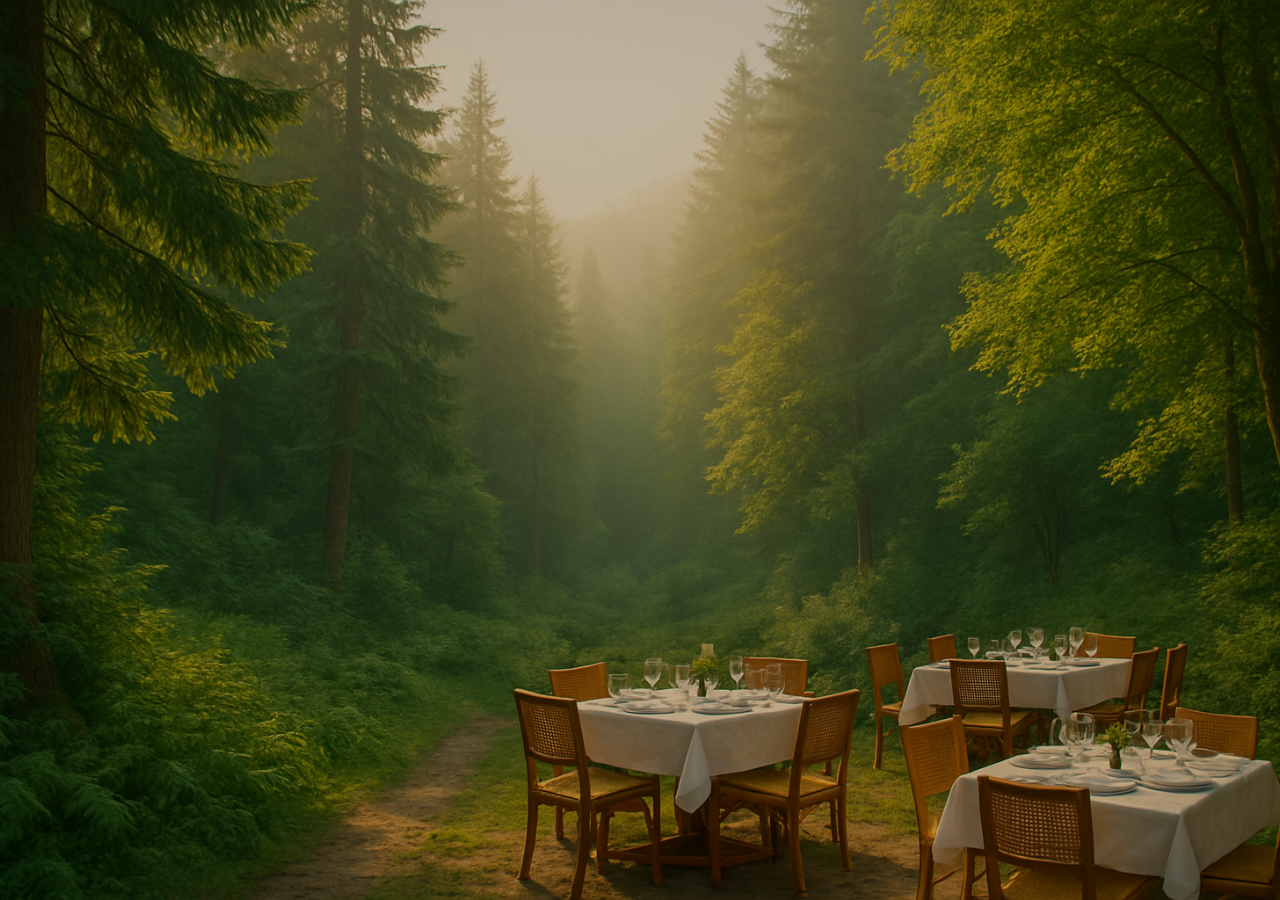
<file: index.html>
<!DOCTYPE html>
<html lang="es">
<head>
  <meta charset="UTF-8">
  <title>Casa Bistro Bosque</title>
  <link rel="stylesheet" href="css/styles.css">
  <link rel="preconnect" href="https://fonts.googleapis.com">
  <link rel="preconnect" href="https://fonts.gstatic.com" crossorigin>
  <link href="https://fonts.googleapis.com/css2?family=Lexend:wght@100..900&display=swap" rel="stylesheet">
  <link rel="stylesheet" href="css/inicio.css">
  <link rel="icon" href="images/inicio.png">
</head>
<body class="inicio">
  <div class="header">
    <h1 class="header__titulo ">Casa Bistro Bosque</h1>

    <a class="btn" href="menu.html">Ver Menú</a>
  </div>
</body>
</html>
</file>
<file: css/styles.css>
* {
  box-sizing: border-box;
  margin: 0;
  padding: 0;
  font-family: "Lexend", sans-serif;
}

body {
  background: #fff4da;
  color: #333;
  line-height: 1.6;
}

header {
  position: sticky;
  top: 0;
  z-index: 1000;
  background: #183D2D;
  color: #fff;
  padding: 20px 30px;
  display: flex;
  justify-content: space-between;
  align-items: center;
  transition: all 0.3s ease-in-out;
}

header.scrolled {
  box-shadow: 0 4px 12px rgba(0, 0, 0, 0.2);
}


header h1 {
  font-size: 1.8rem;
}

nav a {
  color: #fff;
  margin-left: 1rem;
  text-decoration: none;
  font-weight: bold;
}

/* */
.header__enlace {
    color: #fff;
    text-decoration: none;
}

.hero {
  background: url('../images/hamburguesa.jpg') center/cover no-repeat;
  height: 60vh;
  display: flex;
  align-items: center;
  justify-content: center;
  flex-direction: column;
  text-align: center;
  color: #fff;
}

.hero h2 {
  font-size: 3rem;
  text-shadow: 0 2px 4px rgba(0, 0, 0, 0.5);
}

.hero a {
  margin-top: 1.5rem;
  background: #fff;
  color: #183D2D;
  padding: 0.75rem 1.5rem;
  border-radius: 30px;
  text-decoration: none;
  font-weight: bold;
}

.container {
  max-width: 1200px;
  margin: auto;
  padding: 2rem 1rem;
}

.category {
  margin-bottom: 3rem;
}

.category h3 {
  color: #183D2D;
  margin-bottom: 1rem;
  font-size: 2rem;
  border-bottom: 2px solid #183D2D;
  width: max-content;
}

.items {
  display: grid;
  grid-template-columns: repeat(auto-fit, minmax(250px, 1fr));
  gap: 1.5rem;
}

@media (min-width: 768px) {
  .items {
    grid-template-columns: repeat(auto-fit, minmax(300px, 1fr));
  }
}

@media (min-width: 1024px) {
  .items {
    grid-template-columns: repeat(3, 1fr);
  }
}

@media (min-width: 1440px) {
  .items {
    grid-template-columns: repeat(4, 1fr);
  }
}


.card {
  background: #fff;
  border-radius: 12px;
  box-shadow: 0 1px 6px rgba(0, 0, 0, 0.1);
  overflow: hidden;
  display: flex;
  flex-direction: column;
  opacity: 0;
  transform: translateY(30px);
  transition: opacity 0.8s ease-out, transform 0.8s ease-out;
}

.card img {
  width: 100%;
  height: 180px;
  object-fit: cover;
}

.card-content {
  padding: 1rem;
  flex: 1;
  display: flex;
  flex-direction: column;
}

.card-content h4 {
  margin-bottom: 0.5rem;
  color: #183D2D;
}

.card-content p {
  font-size: 0.9rem;
  margin-bottom: 0.75rem;
}

.price {
  font-weight: bold;
  margin-bottom: 0.75rem;
  color: #FF6B00;
}

.card-content button {
  margin-top: auto;
  background: #183D2D;
  color: #fff;
  border: none;
  padding: 0.6rem 1.2rem;
  border-radius: 12px;
  cursor: pointer;
  font-size: 1rem;
  font-weight: 500;
  position: relative;
  overflow: hidden;
  transition: background-color 0.6s ease-in-out, transform 0.6s ease-in-out, box-shadow 0.5s ease;
}

.card-content button::before {
  content: "";
  position: absolute;
  top: 0;
  left: -120%;
  width: 140%;
  height: 100%;
  background: linear-gradient(120deg, rgba(255, 255, 255, 0.08), rgba(255, 255, 255, 0));
  transform: skewX(-20deg);
  transition: left 1s ease-in-out;
  z-index: 1;
  pointer-events: none;
}

.card-content button:hover::before {
  left: 120%;
}

.card-content button:hover {
  background-color: #1e4a36;
  box-shadow: 0 16px 24px rgba(24, 61, 45, 0.18);
}



button:disabled {
  opacity: 0.5;
  cursor: default;
}

.cart-link {
  position: relative;
  display: inline-block;
  bottom: -10px;
}

.cart-counter {
  position: absolute;
  top: -10px;
  right: -10px;
  background: #FF6B00;
  color: #fff;
  border-radius: 50%;
  width: 22px;
  height: 22px;
  font-size: 12px;
  display: flex;
  align-items: center;
  justify-content: center;
  line-height: 1;
  text-align: center;
  box-shadow: 0 0 0 2px #fff;
}

.nav__icono {
    height: 40px;
}

@media screen and (min-width: 768px) {
    .nav__icono {
        height: 40px;
    }
}

.card-hidden {
  opacity: 0;
  transform: translateY(30px);
  transition: opacity 0.8s ease-out, transform 0.8s ease-out;
}

.card.fade-in {
  opacity: 1;
  transform: translateY(0);
}


table {
  width: 100%;
  border-collapse: collapse;
  margin-bottom: 1rem;
}

th, td {
  border-bottom: 1px solid #ddd;
  padding: 0.75rem;
  text-align: center;
}

td:nth-child(2) {
  text-align: left;
}

table button {
  font-family: inherit;
  padding: 10px 30px;
  background-color: #FF6B00;
  border: none;
  color: #fff4da;
  font-weight: bold;
  border-radius: 5px;
  cursor: pointer;
  transition: 0.5s ease-in-out;
  text-align: center;
}

table button:hover {
    transform: scale(0.98);
}

.pago {
  display: flex;
  flex-direction: column;
  gap: 10px;
  justify-content: space-between;
  align-items: center;
}

@media screen and (min-width: 768px) {
    .pago {
        flex-direction: row;
        gap: 5px;
    }
}

.total {
  font-size: 24px;
  font-weight: bold;
  text-align: right;
  margin: 20px 0 10px 0;
}

@media screen and (min-width: 768px) {
    .total {
        margin: 40px 0;
    }
}

.pay-btn {
  font-size: 16px;
  display: inline-flex;
  justify-content: center;
  align-items: center;
  background: #183D2D;
  color: #fff;
  border-radius: 12px;
  text-decoration: none;
  font-weight: 600;
  transition: background 0.3s ease;
  padding: 0 40px;
  height: 48px; 
}


.pay-btn:hover {
  background-color: #14523e;
}

/* SWEET ALERT */
.swal-bosque {
  border-radius: 16px;
  box-shadow: 0 12px 24px rgba(24, 61, 45, 0.1);
  font-family: 'Lexend', sans-serif;
}

.heromenu__heromenutxt {
    height: 25vh;
    background-image: url(../images/inicio.png);
    background-position: center center;
    display: flex;
    justify-content: center;
    align-items: center;
    position: relative;
    color: #ffffff;
    text-align: center;
    line-height: 1.2;
    font-size: 36px;
}

@media screen and (min-width: 768px) {
    .heromenu__heromenutxt {
        font-size: 48px;
    }
}

.heromenu__heromenutxt::before {
    content: "";
    position: absolute;
    top: 0;
    left: 0;
    width: 100%;
    height: 100%;
    background-color: rgba(0, 0, 0, 0.25); 
    z-index: 1;
}

.header__titulo {
    font-size: 18px;
}

@media screen and (min-width: 768px) {
    .header__titulo {
        font-size: 24px;
    }
}

.logo {
    padding: 50px 0;
    display: flex;
    align-items: center;
    justify-content: center;
    background-color: #183D2D;
}

.header__logo {
    height: 70px;
    border-radius: 50%;

}

.btn-volver {
  position: fixed;
  bottom: 20px;
  right: 20px;
  background-color: #fff;
  color: #183D2D;
  padding: 14px 24px;
  border-radius: 50px;
  text-decoration: none;
  font-weight: 600;
  font-size: 14px;
  box-shadow: 0 4px 12px rgba(0, 0, 0, 0.15);
  z-index: 999;
  opacity: 0;
  transform: translateY(20px);
  animation: slideInUp 0.6s ease-out forwards;
  animation-delay: 0.3s;
  transition: all 0.3s ease;
}

.btn-volver:hover {
  background-color: #ffd770;
  transform: translateY(-3px);
  box-shadow: 0 8px 20px rgba(0, 0, 0, 0.25);
}

@keyframes slideInUp {
  to {
    opacity: 1;
    transform: translateY(0);
  }
}

@media screen and (min-width: 768px) {
  .btn-volver {
    font-size: 16px;
    padding: 16px 28px;
    bottom: 30px;
    right: 30px;
  }
}

/* Modal de imagen */
.image-modal {
  display: none;
  position: fixed;
  z-index: 9999;
  left: 0;
  top: 0;
  width: 100%;
  height: 100%;
  background-color: rgba(0, 0, 0, 0);
  align-items: center;
  justify-content: center;
  transition: background-color 0.3s ease;
}

.image-modal.active {
  background-color: rgba(0, 0, 0, 0.9);
}

.image-modal-content {
  position: relative;
  max-width: 90%;
  max-height: 90vh;
  transform: scale(0.7);
  opacity: 0;
  transition: transform 0.3s ease, opacity 0.3s ease;
}

.image-modal.active .image-modal-content {
  transform: scale(1);
  opacity: 1;
}

#modalImage {
  width: 100%;
  height: auto;
  max-height: 85vh;
  object-fit: contain;
  border-radius: 8px;
  box-shadow: 0 4px 20px rgba(0, 0, 0, 0.5);
}

#modalCaption {
  text-align: center;
  color: white;
  font-size: 1.2rem;
  margin-top: 15px;
  font-weight: 500;
}

.menu-image {
  cursor: pointer;
}

.cart-thumb {
  width: 75px;
  height: 75px;
  object-fit: cover;
  border-radius: 8px;
}

@media screen and (min-width: 768px) {
    .cart-thumb {
      width: 150px;
      height: 150px;
    }
}
</file>
<file: css/inicio.css>
body {
    margin: 0;
    font-family: "Lexend", sans-serif;
    background-size: cover;
    color: #fff4da;
    text-align: center;
    height: 100vh;
    display: flex;
    flex-direction: column;
    align-items: center;
    justify-content: center;
    background-color: #183D2D;
    font-size: 24px;
    overflow: hidden;
}

.header {
    padding: 60px 20px 20px;
    animation: fadeInUp 1.2s ease-out;
}

.header__titulo {
    font-size: 48px;
    line-height: 1.2;
    margin-bottom: 50px;
    opacity: 0;
    animation: fadeInUp 1.2s ease-out forwards;
    animation-delay: 0.2s;
}

@media screen and (min-width: 768px) {
    .header__titulo {
        font-size: 84px;
    }
}

a {
    text-decoration: none;
}

.btn {
    background-color: #fff4da;
    font-size: 16px;
    color: #183D2D;
    padding: 14px 48px;
    border-radius: 8px;
    box-shadow: 0 8px 20px rgba(0, 0, 0, 0.3);
    transition: all 0.3s ease-in-out;
    font-weight: 600;
    position: relative;
    opacity: 0;
    animation: fadeInUp 1.2s ease-out forwards;
    animation-delay: 0.4s;
    cursor: pointer;
}

@media screen and (min-width: 768px) {
    .btn {
        font-size: 20px;
    }
}

.btn:hover {
    background-color: #ffd770 ; 
    color: #1c2f27;
    transform: scale(1.05);
    box-shadow: 0 12px 25px rgba(0, 0, 0, 0.4);
}


.inicio {
    position: relative;
    background-image: url(../images/inicio.png);
    background-position: 50% 70%;
    background-size: cover;
    background-repeat: no-repeat;
    z-index: 0;
}

.inicio::before {
    content: "";
    position: absolute;
    top: 0;
    left: 0;
    width: 100%;
    height: 100%;
    background-color: rgba(0, 0, 0, 0.25); 
    z-index: 1;
}

.inicio > * {
    position: relative;
    z-index: 2;
}

/* Animaciones */
@keyframes fadeInUp {
    from {
        opacity: 0;
        transform: translateY(40px);
    }
    to {
        opacity: 1;
        transform: translateY(0);
    }
}
</file>
